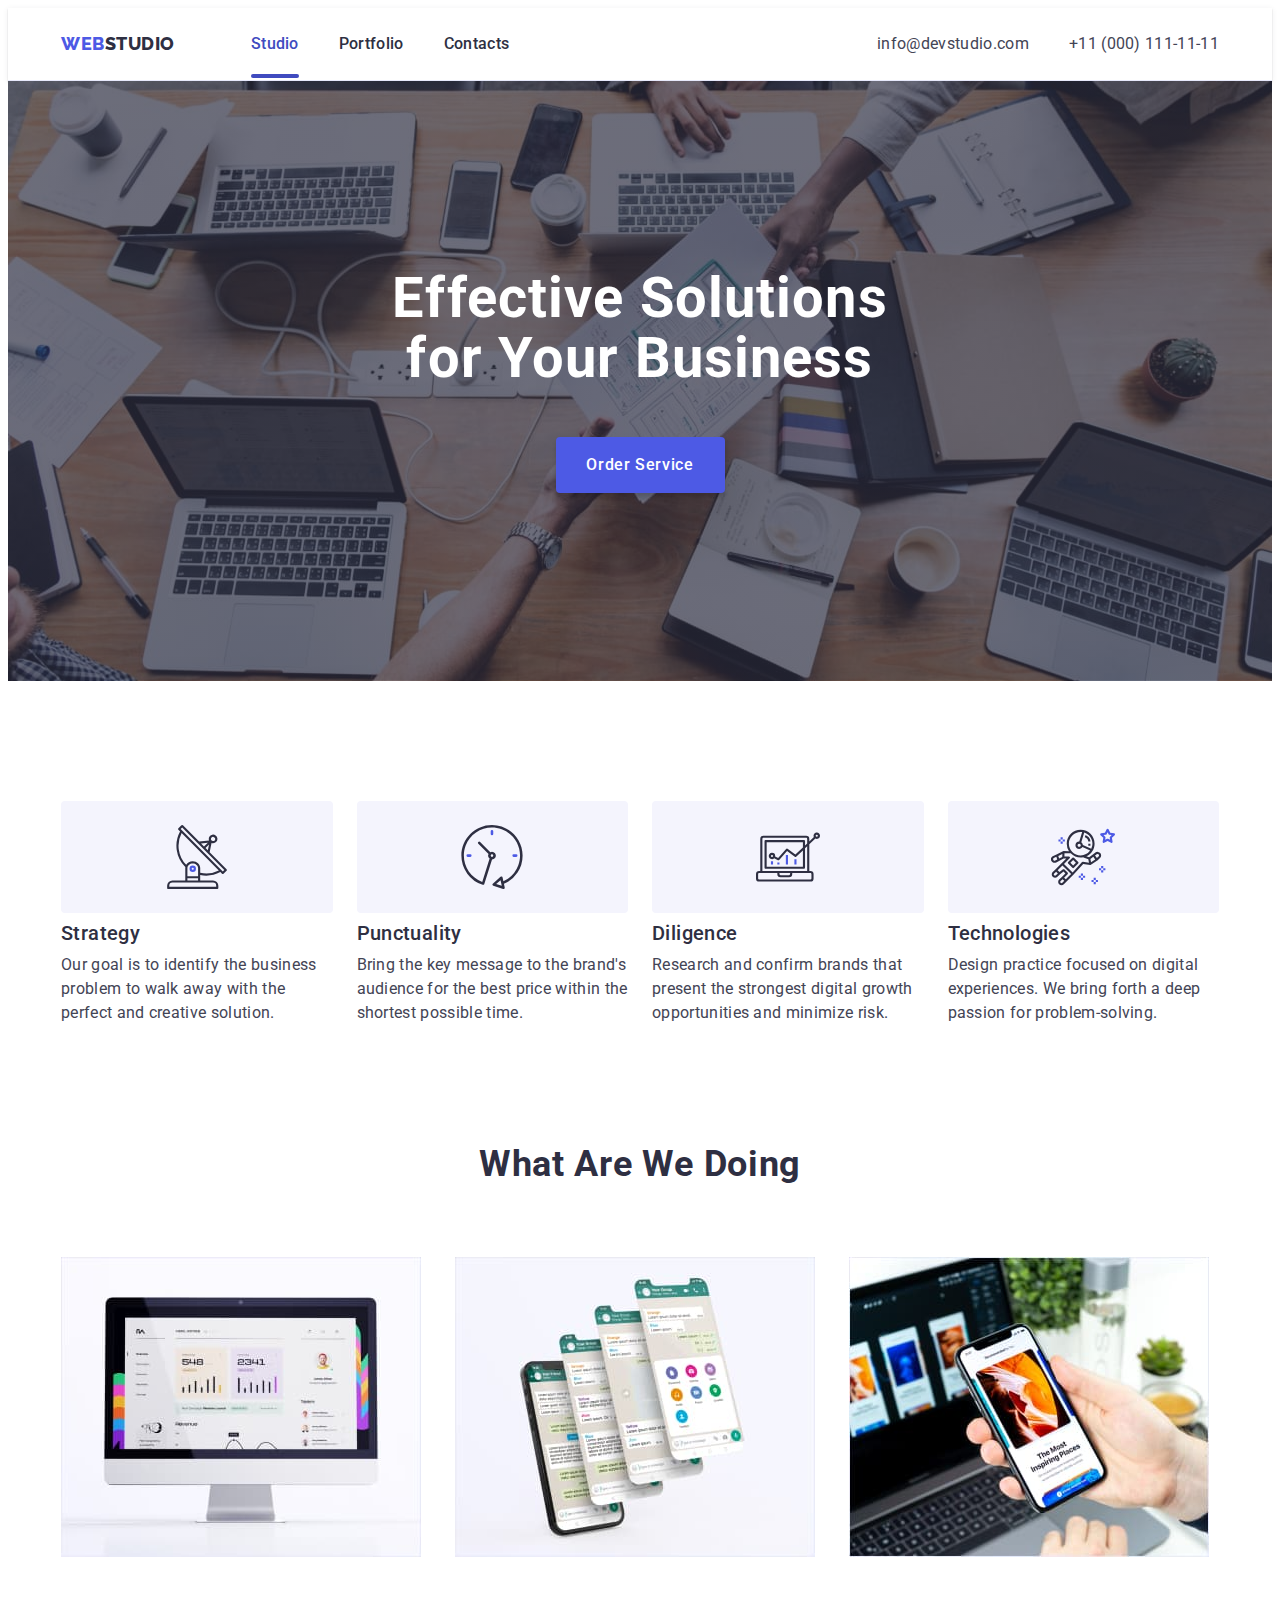
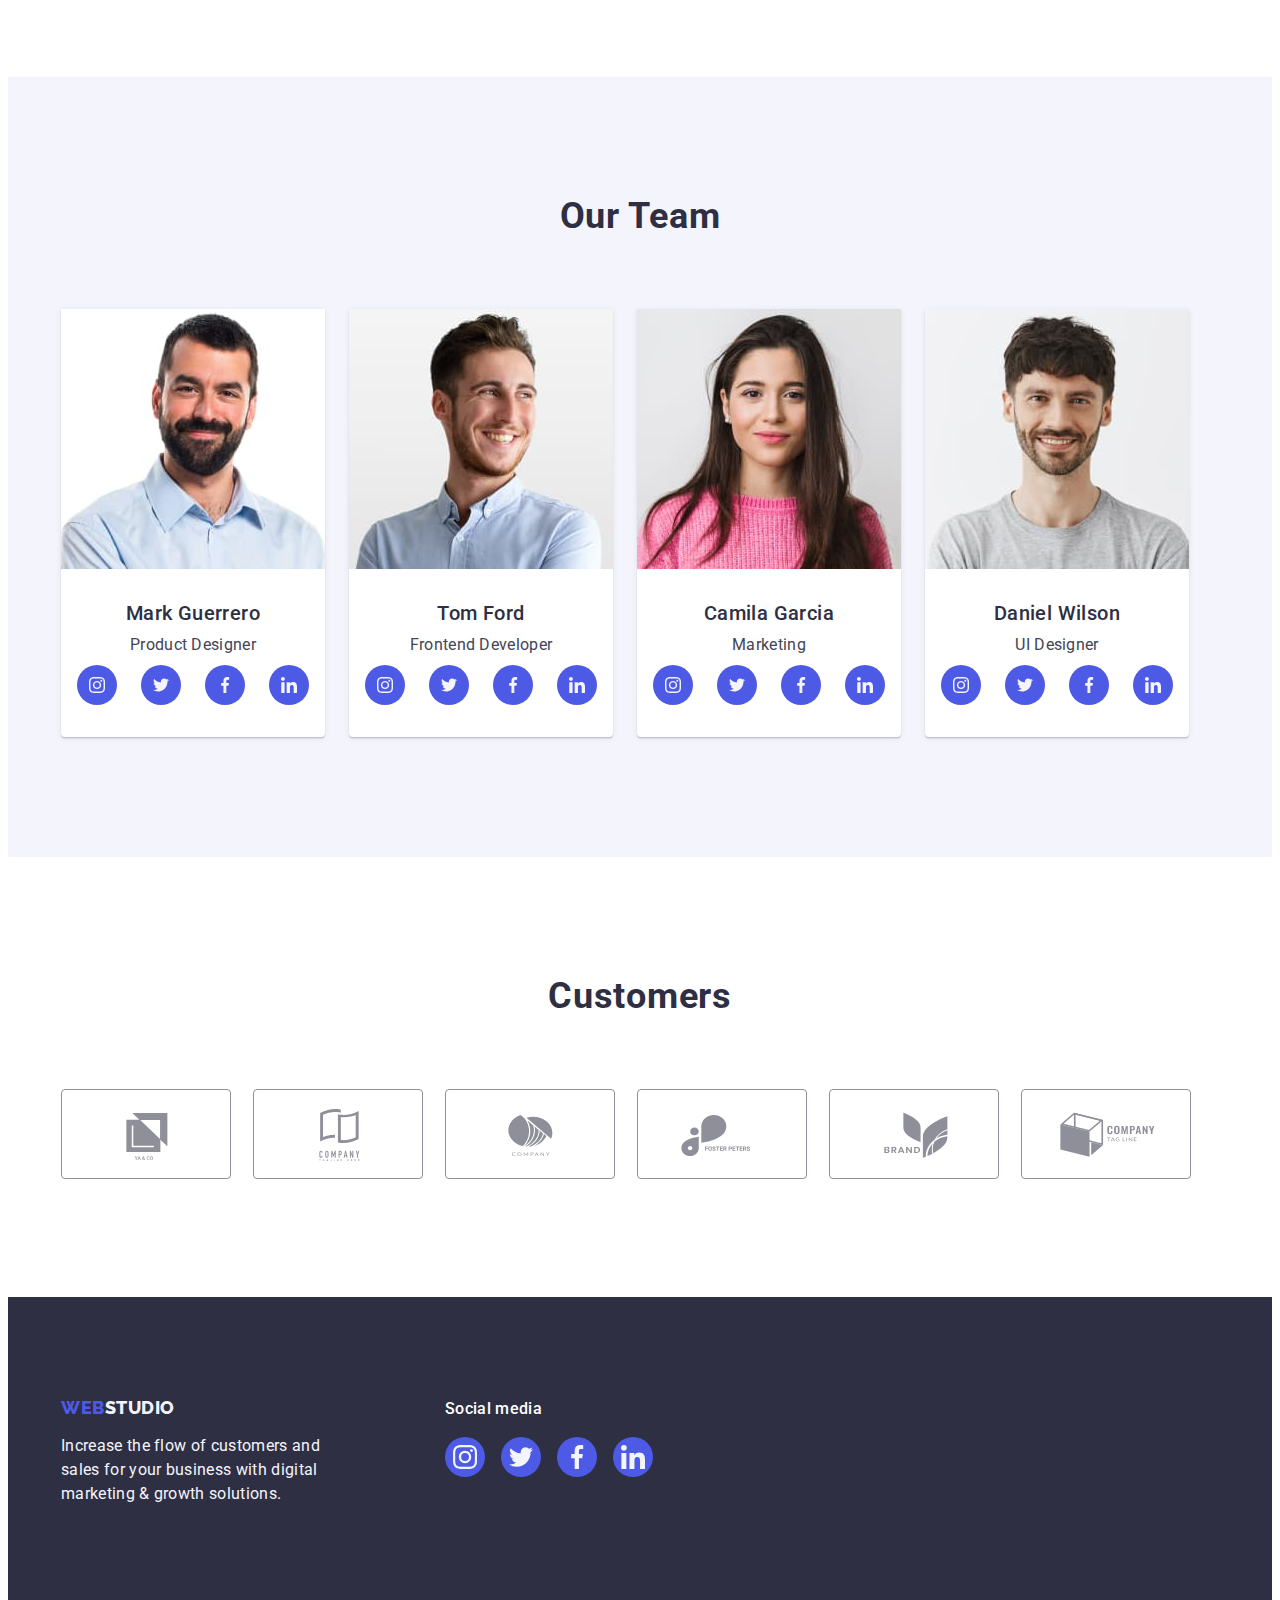
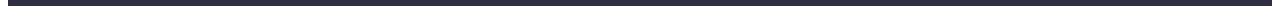
<file: index.html>
<!DOCTYPE html>
<html lang="en">
  <head>
    <meta charset="UTF-8" />
    <meta name="viewport" content="width=device-width, initial-scale=1.0" />
    <title>WebStudio</title>
    <link rel="preconnect" href="https://fonts.googleapis.com" />
    <link rel="preconnect" href="https://fonts.gstatic.com" crossorigin />
    <link
      href="https://fonts.googleapis.com/css2?family=Raleway:wght@800&family=Roboto:wght@400;500;700;900&display=swap"
      rel="stylesheet"
    />
    <link
      rel="stylesheet"
      href="https://cdnjs.cloudflare.com/ajax/libs/modern-normalize/2.0.0/modern-normalize.min.css"
      integrity="sha512-4xo8blKMVCiXpTaLzQSLSw3KFOVPWhm/TRtuPVc4WG6kUgjH6J03IBuG7JZPkcWMxJ5huwaBpOpnwYElP/m6wg=="
      crossorigin="anonymous"
      referrerpolicy="no-referrer"
    />
    <link rel="stylesheet" href="./css/styles.css" />
  </head>
  <body>
    <header class="header">
      <div class="container header-coutainer">
        <nav class="header-navigation">
          <a class="logo link" href="./index.html"
            >Web<span class="logo-text">Studio</span></a
          >

          <ul class="header-menu list">
            <li>
              <a class="nav-link link current" href="./index.html">Studio</a>
            </li>
            <li>
              <a class="nav-link link" href="./portfolio.html">Portfolio</a>
            </li>
            <li><a class="nav-link link" href="">Contacts</a></li>
          </ul>
        </nav>

        <address class="address">
          <ul class="header-socials list">
            <li>
              <a class="address-link link" href="mailto:info@devstudio.com"
                >info@devstudio.com</a
              >
            </li>
            <li>
              <a class="address-link link" href="tel:+110001111111"
                >+11 (000) 111-11-11</a
              >
            </li>
          </ul>
        </address>
      </div>
    </header>

    <main>
      <section class="main-section">
        <div class="container">
          <h1 class="main-text">Effective Solutions for Your Business</h1>

          <button class="order-button" type="button" data-modal-open>
            Order Service
          </button>
        </div>
      </section>

      <section class="section">
        <div class="container">
          <h2 class="visually-hidden">Soft skills</h2>

          <ul class="section-skills list">
            <li class="skills-item">
              <div class="container-skills-icon">
                <svg class="skills-icon" width="64" height="64">
                  <use href="./images/icons.svg#icon-strategy"></use>
                </svg>
              </div>
              <h3 class="main-skills-head">Strategy</h3>
              <p class="main-skills-text">
                Our goal is to identify the business problem to walk away with
                the perfect and creative solution.
              </p>
            </li>

            <li class="skills-item">
              <div class="container-skills-icon">
                <svg class="skills-icon" width="64" height="64">
                  <use href="./images/icons.svg#icon-punctuality"></use>
                </svg>
              </div>
              <h3 class="main-skills-head">Punctuality</h3>
              <p class="main-skills-text">
                Bring the key message to the brand's audience for the best price
                within the shortest possible time.
              </p>
            </li>

            <li class="skills-item">
              <div class="container-skills-icon">
                <svg class="skills-icon" width="64" height="64">
                  <use href="./images/icons.svg#icon-diligence"></use>
                </svg>
              </div>
              <h3 class="main-skills-head">Diligence</h3>
              <p class="main-skills-text">
                Research and confirm brands that present the strongest digital
                growth opportunities and minimize risk.
              </p>
            </li>

            <li class="skills-item">
              <div class="container-skills-icon">
                <svg class="skills-icon" width="64" height="64">
                  <use href="./images/icons.svg#icon-technologies"></use>
                </svg>
              </div>
              <h3 class="main-skills-head">Technologies</h3>
              <p class="main-skills-text">
                Design practice focused on digital experiences. We bring forth a
                deep passion for problem-solving.
              </p>
            </li>
          </ul>
        </div>
      </section>

      <section class="section-content">
        <div class="container">
          <h2 class="section-jobs">What are we doing</h2>

          <ul class="jobs-list list">
            <li class="jobs-item">
              <img
                src="./images/screen.jpg"
                alt="Screen when showed a new project"
                width="360"
              />
            </li>
            <li class="jobs-item">
              <img
                src="./images/phones.jpg"
                alt="Development of the mobile application"
                width="360"
              />
            </li>
            <li class="jobs-item">
              <img
                src="./images/phone-pc.jpg"
                alt="Mobile application testing"
                width="360"
              />
            </li>
          </ul>
        </div>
      </section>

      <section class="main-team">
        <div class="container">
          <h2 class="section-team">Our Team</h2>

          <ul class="team-list list">
            <li class="list-item">
              <img src="./images/imgman1.jpg" alt="Mark Guerrero" width="264" />
              <div class="team-container">
                <h3 class="worker-list">Mark Guerrero</h3>
                <p class="worker-text">Product Designer</p>
                <ul class="list-team-icon list">
                  <li class="team-item-icon">
                    <a
                      class="team-item-link link"
                      href=""
                      aria-label="instagram"
                      target="_blank"
                      rel="noopener noreferrer"
                    >
                      <svg class="team-icon" width="16" height="16">
                        <use href="./images/icons.svg#icon-instagram"></use>
                      </svg>
                    </a>
                  </li>
                  <li class="team-item-icon">
                    <a
                      class="team-item-link link"
                      href=""
                      aria-label="instagram"
                      target="_blank"
                      rel="noopener noreferrer"
                    >
                      <svg class="team-icon" width="16" height="16">
                        <use href="./images/icons.svg#icon-twitter"></use>
                      </svg>
                    </a>
                  </li>
                  <li class="team-item-icon">
                    <a
                      class="team-item-link link"
                      href=""
                      aria-label="instagram"
                      target="_blank"
                      rel="noopener noreferrer"
                    >
                      <svg class="team-icon" width="16" height="16">
                        <use href="./images/icons.svg#icon-facebook"></use>
                      </svg>
                    </a>
                  </li>
                  <li class="team-item-icon">
                    <a
                      class="team-item-link link"
                      href=""
                      aria-label="instagram"
                      target="_blank"
                      rel="noopener noreferrer"
                    >
                      <svg class="team-icon" width="16" height="16">
                        <use href="./images/icons.svg#icon-linkedin"></use>
                      </svg>
                    </a>
                  </li>
                </ul>
              </div>
            </li>
            <li class="list-item">
              <img src="./images/imgman2.jpg" alt="Tom Ford" width="264" />
              <div class="team-container">
                <h3 class="worker-list">Tom Ford</h3>
                <p class="worker-text">Frontend Developer</p>
                <ul class="list-team-icon list">
                  <li class="team-item-icon">
                    <a
                      class="team-item-link link"
                      href=""
                      aria-label="instagram"
                      target="_blank"
                      rel="noopener noreferrer"
                    >
                      <svg class="team-icon" width="16" height="16">
                        <use href="./images/icons.svg#icon-instagram"></use>
                      </svg>
                    </a>
                  </li>
                  <li class="team-item-icon">
                    <a
                      class="team-item-link link"
                      href=""
                      aria-label="instagram"
                      target="_blank"
                      rel="noopener noreferrer"
                    >
                      <svg class="team-icon" width="16" height="16">
                        <use href="./images/icons.svg#icon-twitter"></use>
                      </svg>
                    </a>
                  </li>
                  <li class="team-item-icon">
                    <a
                      class="team-item-link link"
                      href=""
                      aria-label="instagram"
                      target="_blank"
                      rel="noopener noreferrer"
                    >
                      <svg class="team-icon" width="16" height="16">
                        <use href="./images/icons.svg#icon-facebook"></use>
                      </svg>
                    </a>
                  </li>
                  <li class="team-item-icon">
                    <a
                      class="team-item-link link"
                      href=""
                      aria-label="instagram"
                      target="_blank"
                      rel="noopener noreferrer"
                    >
                      <svg class="team-icon" width="16" height="16">
                        <use href="./images/icons.svg#icon-linkedin"></use>
                      </svg>
                    </a>
                  </li>
                </ul>
              </div>
            </li>
            <li class="list-item">
              <img
                src="./images/imgwoman1.jpg"
                alt="Camila Garcia"
                width="264"
              />
              <div class="team-container">
                <h3 class="worker-list">Camila Garcia</h3>
                <p class="worker-text">Marketing</p>
                <ul class="list-team-icon list">
                  <li class="team-item-icon">
                    <a
                      class="team-item-link link"
                      href=""
                      aria-label="instagram"
                      target="_blank"
                      rel="noopener noreferrer"
                    >
                      <svg class="team-icon" width="16" height="16">
                        <use href="./images/icons.svg#icon-instagram"></use>
                      </svg>
                    </a>
                  </li>
                  <li class="team-item-icon">
                    <a
                      class="team-item-link link"
                      href=""
                      aria-label="instagram"
                      target="_blank"
                      rel="noopener noreferrer"
                    >
                      <svg class="team-icon" width="16" height="16">
                        <use href="./images/icons.svg#icon-twitter"></use>
                      </svg>
                    </a>
                  </li>
                  <li class="team-item-icon">
                    <a
                      class="team-item-link link"
                      href=""
                      aria-label="instagram"
                      target="_blank"
                      rel="noopener noreferrer"
                    >
                      <svg class="team-icon" width="16" height="16">
                        <use href="./images/icons.svg#icon-facebook"></use>
                      </svg>
                    </a>
                  </li>
                  <li class="team-item-icon">
                    <a
                      class="team-item-link link"
                      href=""
                      aria-label="instagram"
                      target="_blank"
                      rel="noopener noreferrer"
                    >
                      <svg class="team-icon" width="16" height="16">
                        <use href="./images/icons.svg#icon-linkedin"></use>
                      </svg>
                    </a>
                  </li>
                </ul>
              </div>
            </li>
            <li class="list-item">
              <img src="./images/imgman3.jpg" alt="Daniel Wilson" width="264" />
              <div class="team-container">
                <h3 class="worker-list">Daniel Wilson</h3>
                <p class="worker-text">UI Designer</p>
                <ul class="list-team-icon list">
                  <li class="team-item-icon">
                    <a
                      class="team-item-link link"
                      href=""
                      aria-label="instagram"
                      target="_blank"
                      rel="noopener noreferrer"
                    >
                      <svg class="team-icon" width="16" height="16">
                        <use href="./images/icons.svg#icon-instagram"></use>
                      </svg>
                    </a>
                  </li>
                  <li class="team-item-icon">
                    <a
                      class="team-item-link link"
                      href=""
                      aria-label="instagram"
                      target="_blank"
                      rel="noopener noreferrer"
                    >
                      <svg class="team-icon" width="16" height="16">
                        <use href="./images/icons.svg#icon-twitter"></use>
                      </svg>
                    </a>
                  </li>
                  <li class="team-item-icon">
                    <a
                      class="team-item-link link"
                      href=""
                      aria-label="instagram"
                      target="_blank"
                      rel="noopener noreferrer"
                    >
                      <svg class="team-icon" width="16" height="16">
                        <use href="./images/icons.svg#icon-facebook"></use>
                      </svg>
                    </a>
                  </li>
                  <li class="team-item-icon">
                    <a
                      class="team-item-link link"
                      href=""
                      aria-label="instagram"
                      target="_blank"
                      rel="noopener noreferrer"
                    >
                      <svg class="team-icon" width="16" height="16">
                        <use href="./images/icons.svg#icon-linkedin"></use>
                      </svg>
                    </a>
                  </li>
                </ul>
              </div>
            </li>
          </ul>
        </div>
      </section>

      <section class="section-customers">
        <div class="container">
          <h2 class="customers-title">Customers</h2>

          <ul class="list customers-list">
            <li class="customers-item">
              <a href="" class="customers-link">
                <svg class="customers-icon" width="104" height="56">
                  <use href="./images/icons.svg#icon-Logo1"></use>
                </svg>
              </a>
            </li>
            <li class="customers-item">
              <a href="" class="customers-link">
                <svg class="customers-icon" width="104" height="56">
                  <use href="./images/icons.svg#icon-Logo2"></use>
                </svg>
              </a>
            </li>
            <li class="customers-item">
              <a href="" class="customers-link">
                <svg class="customers-icon" width="104" height="56">
                  <use href="./images/icons.svg#icon-Logo3"></use>
                </svg>
              </a>
            </li>
            <li class="customers-item">
              <a href="" class="customers-link">
                <svg class="customers-icon" width="104" height="56">
                  <use href="./images/icons.svg#icon-Logo4"></use>
                </svg>
              </a>
            </li>
            <li class="customers-item">
              <a href="" class="customers-link">
                <svg class="customers-icon" width="104" height="56">
                  <use href="./images/icons.svg#icon-Logo5"></use>
                </svg>
              </a>
            </li>
            <li class="customers-item">
              <a href="" class="customers-link">
                <svg class="customers-icon" width="104" height="56">
                  <use href="./images/icons.svg#icon-Logo6"></use>
                </svg>
              </a>
            </li>
          </ul>
        </div>
      </section>
    </main>

    <footer class="footer">
      <div class="container footer-conteiner">
        <div class="footer-conteiner-logo">
          <a class="footer-link logo link" href="./index.html"
            >Web<span class="logo-footer">Studio</span>
          </a>
          <p class="footer-text">
            Increase the flow of customers and sales for your business with
            digital marketing & growth solutions.
          </p>
        </div>
        <div class="footer-address">
          <p class="footer-social-text">Social media</p>
          <ul class="footer-list-icon list">
            <li class="footer-item-icon">
              <a
                class="footer-item-link"
                href=""
                aria-label="instagram"
                target="_blank"
                rel="noopener noreferrer"
              >
                <svg class="team-icon" width="24" height="24">
                  <use href="./images/icons.svg#icon-instagram"></use>
                </svg>
              </a>
            </li>
            <li class="footer-item-icon">
              <a
                class="footer-item-link"
                href=""
                aria-label="instagram"
                target="_blank"
                rel="noopener noreferrer"
              >
                <svg class="team-icon" width="24" height="24">
                  <use href="./images/icons.svg#icon-twitter"></use>
                </svg>
              </a>
            </li>
            <li class="footer-item-icon">
              <a
                class="footer-item-link"
                href=""
                aria-label="instagram"
                target="_blank"
                rel="noopener noreferrer"
              >
                <svg class="team-icon" width="24" height="24">
                  <use href="./images/icons.svg#icon-facebook"></use>
                </svg>
              </a>
            </li>
            <li class="footer-item-icon">
              <a
                class="footer-item-link"
                href=""
                aria-label="instagram"
                target="_blank"
                rel="noopener noreferrer"
              >
                <svg class="team-icon" width="24" height="24">
                  <use href="./images/icons.svg#icon-linkedin"></use>
                </svg>
              </a>
            </li>
          </ul>
        </div>
      </div>
    </footer>

    <div class="backdrop is-hidden" data-modal>
      <div class="modal">
        <button type="button" class="modal-close-btn" data-modal-close>
          <svg class="modal-icon" width="8" height="8">
            <use href="./images/icons.svg#icon-close-btn"></use>
          </svg>
        </button>
      </div>
    </div>
    <script src="./js/modal.js"></script>
  </body>
</html>
</file>
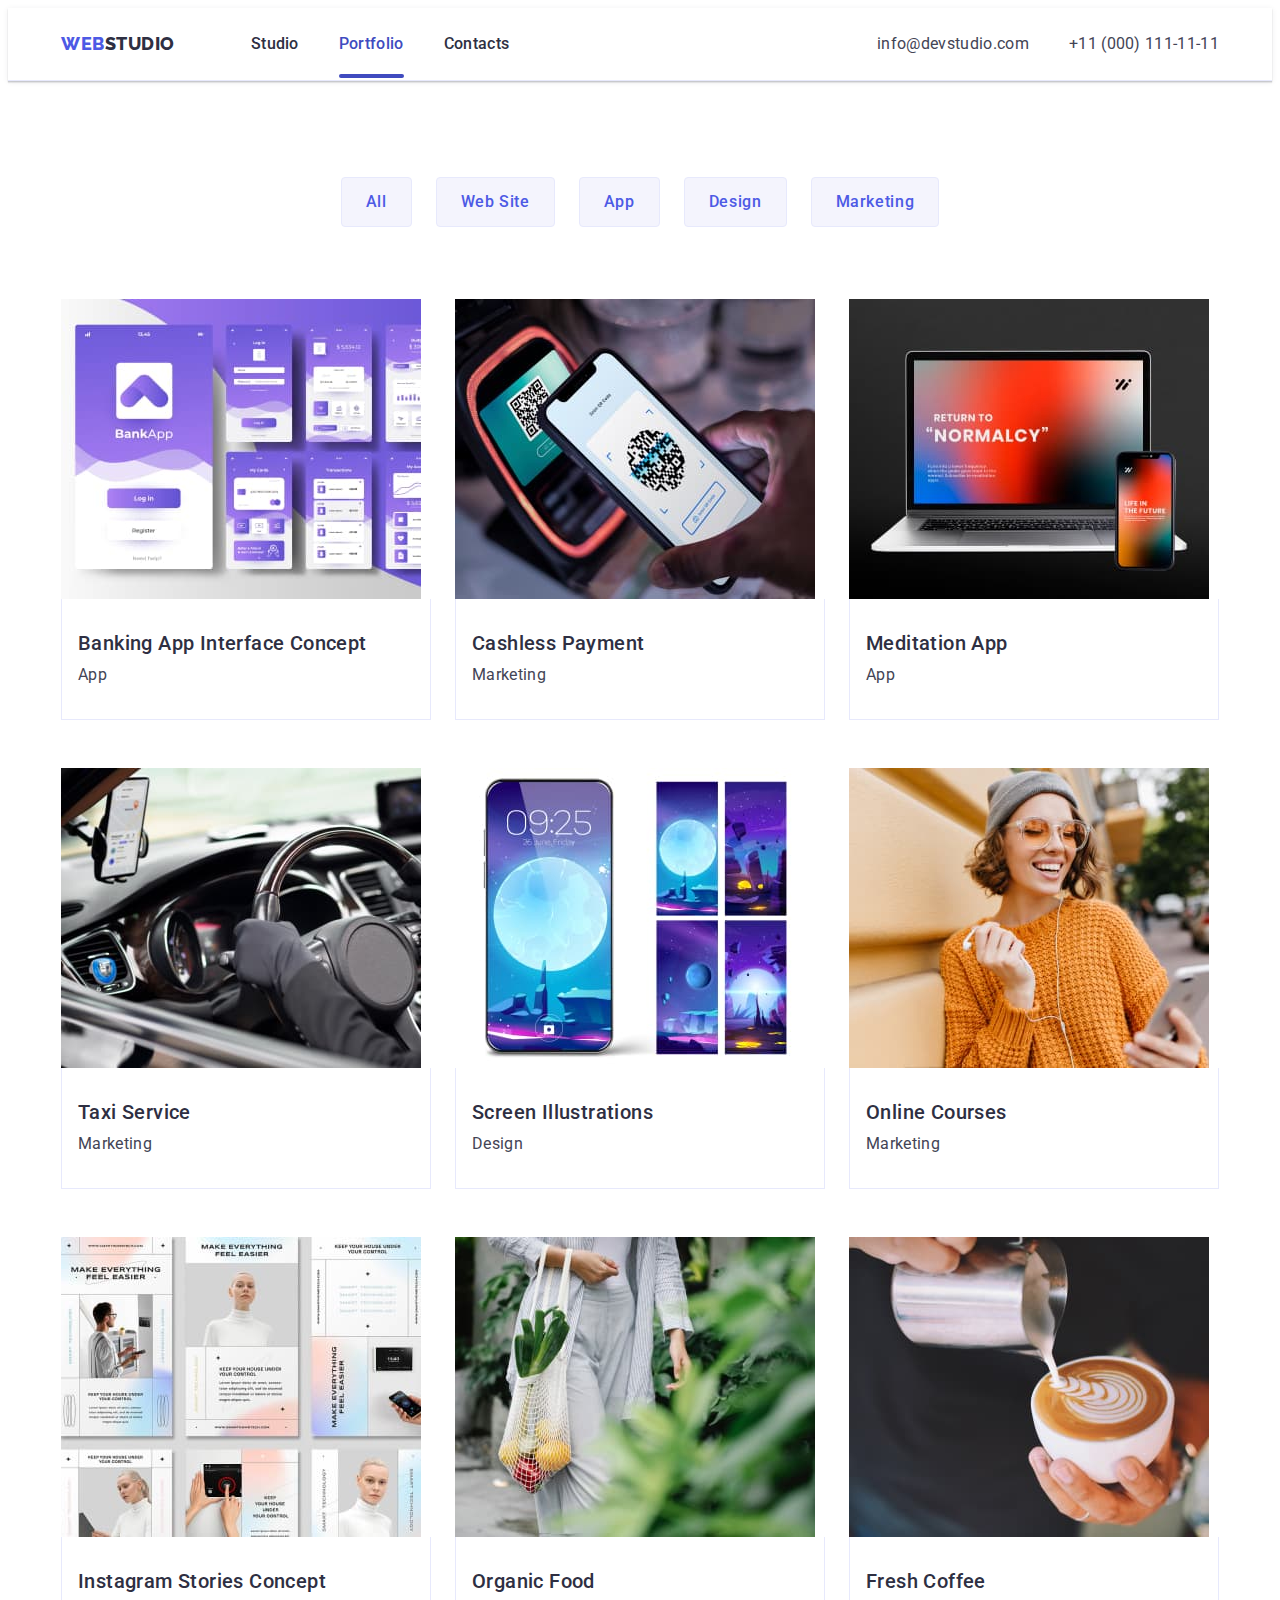
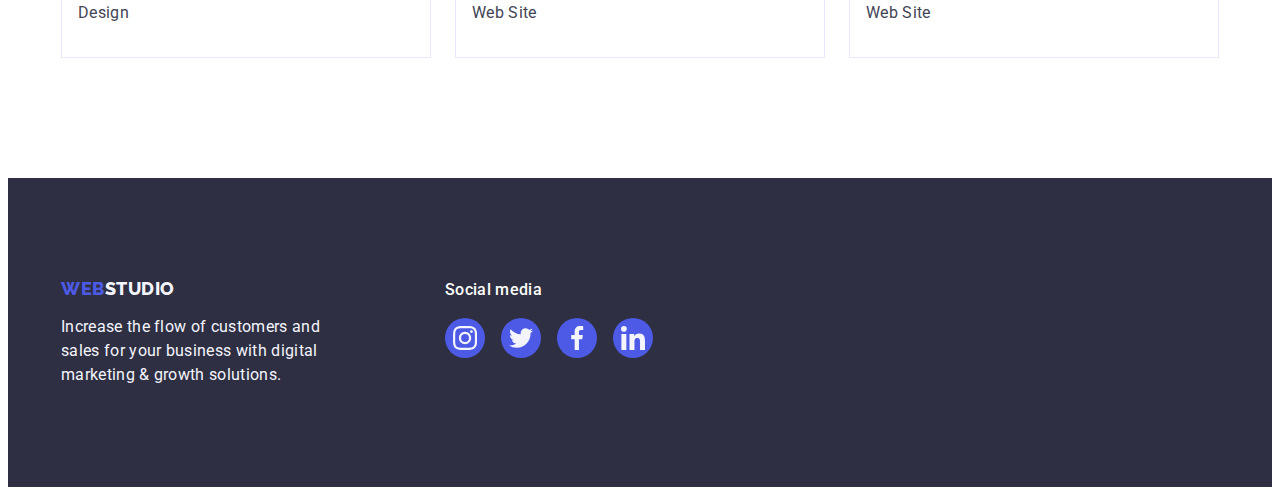
<file: portfolio.html>
<!DOCTYPE html>
<html lang="en">
  <head>
    <meta charset="UTF-8" />
    <meta name="viewport" content="width=device-width, initial-scale=1.0" />
    <title>WebStudio</title>
    <link rel="preconnect" href="https://fonts.googleapis.com" />
    <link rel="preconnect" href="https://fonts.gstatic.com" crossorigin />
    <link
      href="https://fonts.googleapis.com/css2?family=Raleway:wght@800&family=Roboto:wght@400;500;700;900&display=swap"
      rel="stylesheet"
    />
    <link
      rel="stylesheet"
      href="https://cdnjs.cloudflare.com/ajax/libs/modern-normalize/2.0.0/modern-normalize.min.css"
      integrity="sha512-4xo8blKMVCiXpTaLzQSLSw3KFOVPWhm/TRtuPVc4WG6kUgjH6J03IBuG7JZPkcWMxJ5huwaBpOpnwYElP/m6wg=="
      crossorigin="anonymous"
      referrerpolicy="no-referrer"
    />
    <link rel="stylesheet" href="./css/styles.css" />
  </head>
  <body>
    <header class="header">
      <div class="container header-coutainer">
        <nav class="header-navigation">
          <a class="logo link" href="./index.html"
            >Web<span class="logo-text">Studio</span></a
          >

          <ul class="header-menu list">
            <li>
              <a class="nav-link link" href="./index.html">Studio</a>
            </li>
            <li>
              <a class="nav-link link current" href="./portfolio.html"
                >Portfolio</a
              >
            </li>
            <li><a class="nav-link link" href="">Contacts</a></li>
          </ul>
        </nav>

        <address class="address">
          <ul class="header-socials list">
            <li>
              <a class="address-link link" href="mailto:info@devstudio.com"
                >info@devstudio.com</a
              >
            </li>
            <li>
              <a class="address-link link" href="tel:+110001111111"
                >+11 (000) 111-11-11</a
              >
            </li>
          </ul>
        </address>
      </div>
    </header>

    <main>
      <section class="portfolio-section">
        <div class="container">
          <h1 class="visually-hidden">Portfolio</h1>

          <ul class="portfolio-buttons list">
            <li><button class="buttons" type="button">All</button></li>
            <li>
              <button class="buttons" type="button">Web Site</button>
            </li>
            <li><button class="buttons" type="button">App</button></li>
            <li><button class="buttons" type="button">Design</button></li>
            <li>
              <button class="buttons" type="button">Marketing</button>
            </li>
          </ul>

          <ul class="portfolio-content list">
            <li class="portfolio-item">
              <a href="" class="portfolio-link link">
                <div class="cover-conteiner">
                  <img
                    src="./images/hw2img1.jpg"
                    alt="Banking App Interface Concept"
                    width="360"
                  />
                  <p class="portfolio-cover-text">
                    14 Stylish and User-Friendly App Design Concepts · Task
                    Manager App · Calorie Tracker App · Exotic Fruit Ecommerce
                    App · Cloud Storage App
                  </p>
                </div>
                <div class="portfolio-container">
                  <h2 class="main-portfolio">Banking App Interface Concept</h2>
                  <p class="text-portfolio">App</p>
                </div>
              </a>
            </li>
            <li class="portfolio-item">
              <a href="" class="portfolio-link link">
                <div class="cover-conteiner">
                  <img
                    src="./images/hw2img2.jpg"
                    alt="Cashless Payment"
                    width="360"
                  />
                  <p class="portfolio-cover-text">
                    14 Stylish and User-Friendly App Design Concepts · Task
                    Manager App · Calorie Tracker App · Exotic Fruit Ecommerce
                    App · Cloud Storage App
                  </p>
                </div>
                <div class="portfolio-container">
                  <h2 class="main-portfolio">Cashless Payment</h2>
                  <p class="text-portfolio">Marketing</p>
                </div>
              </a>
            </li>
            <li class="portfolio-item">
              <a href="" class="portfolio-link link">
                <div class="cover-conteiner">
                  <img
                    src="./images/hw2img3.jpg"
                    alt="Meditation App"
                    width="360"
                  />
                  <p class="portfolio-cover-text">
                    14 Stylish and User-Friendly App Design Concepts · Task
                    Manager App · Calorie Tracker App · Exotic Fruit Ecommerce
                    App · Cloud Storage App
                  </p>
                </div>
                <div class="portfolio-container">
                  <h2 class="main-portfolio">Meditation App</h2>
                  <p class="text-portfolio">App</p>
                </div>
              </a>
            </li>
            <li class="portfolio-item">
              <a href="" class="portfolio-link link">
                <div class="cover-conteiner">
                  <img
                    src="./images/hw2img4.jpg"
                    alt="Taxi Service"
                    width="360"
                  />
                  <p class="portfolio-cover-text">
                    14 Stylish and User-Friendly App Design Concepts · Task
                    Manager App · Calorie Tracker App · Exotic Fruit Ecommerce
                    App · Cloud Storage App
                  </p>
                </div>
                <div class="portfolio-container">
                  <h2 class="main-portfolio">Taxi Service</h2>
                  <p class="text-portfolio">Marketing</p>
                </div>
              </a>
            </li>
            <li class="portfolio-item">
              <a href="" class="portfolio-link link">
                <div class="cover-conteiner">
                  <img
                    src="./images/hw2img5.jpg"
                    alt="Screen Illustrations"
                    width="360"
                  />
                  <p class="portfolio-cover-text">
                    14 Stylish and User-Friendly App Design Concepts · Task
                    Manager App · Calorie Tracker App · Exotic Fruit Ecommerce
                    App · Cloud Storage App
                  </p>
                </div>
                <div class="portfolio-container">
                  <h2 class="main-portfolio">Screen Illustrations</h2>
                  <p class="text-portfolio">Design</p>
                </div>
              </a>
            </li>
            <li class="portfolio-item">
              <a href="" class="portfolio-link link">
                <div class="cover-conteiner">
                  <img
                    src="./images/hw2img6.jpg"
                    alt="Online Courses"
                    width="360"
                  />
                  <p class="portfolio-cover-text">
                    14 Stylish and User-Friendly App Design Concepts · Task
                    Manager App · Calorie Tracker App · Exotic Fruit Ecommerce
                    App · Cloud Storage App
                  </p>
                </div>
                <div class="portfolio-container">
                  <h2 class="main-portfolio">Online Courses</h2>
                  <p class="text-portfolio">Marketing</p>
                </div>
              </a>
            </li>
            <li class="portfolio-item">
              <a href="" class="portfolio-link link">
                <div class="cover-conteiner">
                  <img
                    src="./images/hw2img7.jpg"
                    alt="Instagram Stories Concept"
                    width="360"
                  />
                  <p class="portfolio-cover-text">
                    14 Stylish and User-Friendly App Design Concepts · Task
                    Manager App · Calorie Tracker App · Exotic Fruit Ecommerce
                    App · Cloud Storage App
                  </p>
                </div>
                <div class="portfolio-container">
                  <h2 class="main-portfolio">Instagram Stories Concept</h2>
                  <p class="text-portfolio">Design</p>
                </div>
              </a>
            </li>
            <li class="portfolio-item">
              <a href="" class="portfolio-link link">
                <div class="cover-conteiner">
                  <img
                    src="./images/hw2img8.jpg"
                    alt="Organic Food"
                    width="360"
                  />
                  <p class="portfolio-cover-text">
                    14 Stylish and User-Friendly App Design Concepts · Task
                    Manager App · Calorie Tracker App · Exotic Fruit Ecommerce
                    App · Cloud Storage App
                  </p>
                </div>
                <div class="portfolio-container">
                  <h2 class="main-portfolio">Organic Food</h2>
                  <p class="text-portfolio">Web Site</p>
                </div>
              </a>
            </li>
            <li class="portfolio-item">
              <a href="" class="portfolio-link link">
                <div class="cover-conteiner">
                  <img
                    src="./images/hw2img9.jpg"
                    alt="Fresh Coffee"
                    width="360"
                  />
                  <p class="portfolio-cover-text">
                    14 Stylish and User-Friendly App Design Concepts · Task
                    Manager App · Calorie Tracker App · Exotic Fruit Ecommerce
                    App · Cloud Storage App
                  </p>
                </div>
                <div class="portfolio-container">
                  <h2 class="main-portfolio">Fresh Coffee</h2>
                  <p class="text-portfolio">Web Site</p>
                </div>
              </a>
            </li>
          </ul>
        </div>
      </section>
    </main>

    <footer class="footer">
      <div class="container footer-conteiner">
        <div class="footer-conteiner-logo">
          <a class="footer-link logo link" href="./index.html"
            >Web<span class="logo-footer">Studio</span>
          </a>
          <p class="footer-text">
            Increase the flow of customers and sales for your business with
            digital marketing & growth solutions.
          </p>
        </div>
        <div class="footer-address">
          <p class="footer-social-text">Social media</p>
          <ul class="footer-list-icon list">
            <li class="footer-item-icon">
              <a
                class="footer-item-link"
                href=""
                aria-label="instagram"
                target="_blank"
                rel="noopener noreferrer"
              >
                <svg class="team-icon" width="24" height="24">
                  <use href="./images/icons.svg#icon-instagram"></use>
                </svg>
              </a>
            </li>
            <li class="footer-item-icon">
              <a
                class="footer-item-link"
                href=""
                aria-label="instagram"
                target="_blank"
                rel="noopener noreferrer"
              >
                <svg class="team-icon" width="24" height="24">
                  <use href="./images/icons.svg#icon-twitter"></use>
                </svg>
              </a>
            </li>
            <li class="footer-item-icon">
              <a
                class="footer-item-link"
                href=""
                aria-label="instagram"
                target="_blank"
                rel="noopener noreferrer"
              >
                <svg class="team-icon" width="24" height="24">
                  <use href="./images/icons.svg#icon-facebook"></use>
                </svg>
              </a>
            </li>
            <li class="footer-item-icon">
              <a
                class="footer-item-link"
                href=""
                aria-label="instagram"
                target="_blank"
                rel="noopener noreferrer"
              >
                <svg class="team-icon" width="24" height="24">
                  <use href="./images/icons.svg#icon-linkedin"></use>
                </svg>
              </a>
            </li>
          </ul>
        </div>
      </div>
    </footer>
  </body>
</html>
</file>
<file: css/styles.css>
:root {
  --slate: #434455;
  --white: #fff;
  --navyblue: #2e2f42;
  --cloud: #f4f4fd;
  --ocean: #404bbf;
  --iris: #4d5ae5;
  --cornflower: #e7e9fc;
  --dairy: #fcfcfc;
  --iconcolor: #8e8f99;
}

p,
h1,
h2,
h3,
h4,
h5,
h6 {
  margin-top: 0;
  margin-bottom: 0;
}

ul,
ol {
  margin-top: 0;
  margin-bottom: 0;
  padding-left: 0;
}

img {
  display: block;
}

body {
  font-family: 'Roboto', sans-serif;
  color: var(--slate);
  background-color: var(--white);
}

.container {
  width: 100%;
  max-width: 1158px;
  padding-left: 15px;
  padding-right: 15px;
  margin: 0 auto;
}

.visually-hidden {
  position: absolute;
  width: 1px;
  height: 1px;
  margin: -1px;
  border: 0;
  padding: 0;
  white-space: nowrap;
  clip-path: inset(100%);
  clip: rect(0 0 0 0);
  overflow: hidden;
}

.list {
  list-style: none;
}

.link {
  text-decoration: none;

}

.link:link {
  text-decoration: none;
}

/**--------- HEADER ---------*/
.header {
  border-bottom: 1px solid var(--cornflower, #e7e9fc);
  box-shadow: 0px 2px 1px rgba(46, 47, 66, 0.08),
    0px 1px 1px rgba(46, 47, 66, 0.16), 0px 1px 6px rgba(46, 47, 66, 0.08);
}

.logo {
  color: var(--iris);
  font-size: 18px;
  font-family: 'Raleway', sans-serif;
  font-weight: 800;
  letter-spacing: 0.03em;
  text-transform: uppercase;
  text-decoration: none;
  line-height: 1.17;
  margin-right: 76px;
}

.logo-text {
  color: var(--navyblue);
}

.header-coutainer {
  display: flex;
  align-items: center;
  justify-content: space-between;
}

.header-navigation {
  display: flex;
  align-items: center;
  padding-top: 24px;
  padding-bottom: 24px;
}

.header-menu {
  display: flex;
  gap: 40px;
}

.header-socials {
  display: flex;
  gap: 40px;
}

.nav-link {
  
  color: var(--navyblue);
  font-weight: 500;
  font-size: 16px;
  line-height: 1.5;
  letter-spacing: 0.02em;
  text-decoration: none;
  padding: 24px 0;
  transition: color 250ms cubic-bezier(0.4, 0, 0.2, 1);
}

.nav-link:is(:hover, :focus) {
  color: var(--ocean);
}

address {
  font-style: normal;
}

.address-link {
  font-size: 16px;
  line-height: 1.5;
  letter-spacing: 0.02em;
  text-decoration: none;
  transition: color 250ms cubic-bezier(0.4, 0, 0.2, 1);
}

.address-link:link {
  color: var(--slate, #434455);
}

.address-link:is(:hover, :focus) {
  color: var(--ocean);
}

.current {
  position: relative;
  color: var(--ocean);
}

.current::after {
  content: '';
  width: 100%;
  height: 4px;
  border-radius: 2px;
  position: absolute;
  bottom: -1px;
  left: 0;
  background-color: var(--ocean);
}

/**------ MAIN ---------*/

.section {
  padding-top: 120px;
  padding-bottom: 120px;
}

/** -------- HERO -------- */

.main-section {
  background-color: var(--navyblue);
  background-image: linear-gradient(
      rgba(46, 47, 66, 0.7),
      rgba(46, 47, 66, 0.7)
    ),
    url(../images/hero-photo.jpg);
  padding: 188px 0;
  max-width: 1440px;
  background-repeat: no-repeat;
  background-position: center;
  background-size: cover;
  margin: 0 auto;
}

.main-text {
  margin: 0 auto;
  color: var(--white);
  text-align: center;
  font-size: 56px;
  font-weight: 700;
  line-height: 1.07;
  letter-spacing: 0.02em;
  margin-bottom: 48px;
  max-width: 496px;
}

.order-button {
  font-family: 'Roboto', sans-serif;
  font-weight: 500;
  background: var(--iris);
  color: var(--white);
  font-size: 16px;
  line-height: 1.5;
  letter-spacing: 0.04em;
  cursor: pointer;

  display: block;
  min-width: 169px;
  height: 56px;
  margin: 0 auto;

  border: none;
  border-radius: 4px;
  box-shadow: 0px 4px 4px 0px rgba(0, 0, 0, 0.15);
  transition: background-color 250ms cubic-bezier(0.4, 0, 0.2, 1);
}

.order-button:hover,
.order-button:focus {
  background-color: var(--ocean);
}

/** -------- SKILLS -------- */

.section-skills {
  display: flex;
  gap: 24px;
}

.container-skills-icon {
  display: flex;
  align-items: center;
  justify-content: center;
  height: 112px;
  background-color: #f4f4fd;
  border-radius: 4px;
  margin-bottom: 8px;
}

.skills-item {
  width: calc((100% - 72px) / 4);
}

.main-skills-head {
  color: var(--navyblue);
  font-weight: 500;
  font-size: 20px;
  line-height: 1.2;
  letter-spacing: 0.02em;
  margin-bottom: 8px;
}

.main-skills-text {
  font-size: 16px;
  line-height: 1.5;
  letter-spacing: 0.02em;
}

/**----------- JOBS -----------*/

.section-content {
  padding-bottom: 120px;
}

.section-jobs {
  color: var(--navyblue);
  font-size: 36px;
  font-weight: 700;
  line-height: 1.11;
  letter-spacing: 0.02em;
  text-align: center;
  text-transform: capitalize;
  margin-bottom: 72px;
}

.jobs-item {
  width: calc((100% - 48px) / 3);
}

.jobs-list {
  display: flex;
  gap: 24px;
}

/**----------- TEAM -----------*/

.main-team {
  background: var(--cloud, #f4f4fd);
  padding-top: 120px;
  padding-bottom: 120px;
}

.section-team {
  color: var(--navyblue);
  font-size: 36px;
  font-weight: 700;
  line-height: 1.11;
  letter-spacing: 0.02em;
  text-transform: capitalize;
  text-align: center;
  margin-bottom: 72px;
}

.team-list {
  display: flex;
  gap: 24px;
}

.list-item {
  background-color: var(--white);
  border-radius: 0px 0px 4px 4px;
  background: var(--white, #fff);
  box-shadow: 0px 2px 1px 0px rgba(46, 47, 66, 0.08),
    0px 1px 1px 0px rgba(46, 47, 66, 0.16),
    0px 1px 6px 0px rgba(46, 47, 66, 0.08);
}

.team-container {
  padding: 32px 0;
}

.worker-list {
  color: var(--navyblue);
  text-align: center;
  font-size: 20px;
  line-height: 1.2;
  letter-spacing: 0.02em;
  font-weight: 500;
  margin-bottom: 8px;
}

.worker-text {
  text-align: center;
  font-size: 16px;
  line-height: 1.5;
  letter-spacing: 0.02em;
  margin-bottom: 8px;
}

.list-team-icon {
  justify-content: center;
  display: flex;
  gap: 24px;
}

.team-item-icon {
  height: 40px;
  width: 40px;
}

.team-item-link {
  width: 100%;
  height: 100%;
  background-color: var(--iris);
  display: flex;
  align-items: center;
  justify-content: center;
  border-radius: 50%;
  transition: background-color 250ms cubic-bezier(0.4, 0, 0.2, 1);
}

.team-item-link:is(:hover, :focus) {
  background-color: var(--ocean);
}

.team-icon {
  fill: var(--cloud);
}

/** -------- CUSTOMERS -------- */

.section-customers {
  padding-top: 120px;
  padding-bottom: 120px;
}

.customers-title {
  color: var(--navyblue, #2e2f42);
  text-align: center;
  font-size: 36px;
  font-weight: 700;
  line-height: 1.11;
  letter-spacing: 0.02em;
  text-transform: capitalize;
  margin-bottom: 72px;
}

.customers-list {
  display: flex;
  gap: 24px;
}

.customers-item {
  width: 168px;
  height: 88px;
}

.customers-link {
  width: 100%;
  height: 100%;
  border: 1px solid #8e8f99;
  border-radius: 4px;
  display: flex;
  align-items: center;
  justify-content: center;
  color: var(--iconcolor);
  transition: border-color 250ms cubic-bezier(0.4, 0, 0.2, 1),
    color 250ms cubic-bezier(0.4, 0, 0.2, 1);
}

.customers-link:is(:hover, :focus) {
  border-color: var(--ocean);
  color: var(--ocean);
}

.customers-icon {
  fill: currentColor;
  transition: 250ms cubic-bezier(0.4, 0, 0.2, 1);
}

/** ----------FOOTER----------- */

footer {
  background: var(--navyblue);
  padding-top: 100px;
  padding-bottom: 100px;
}

.footer-link {
  display: inline-block;
  margin-bottom: 16px;
  margin-right: 0;
}

.footer-text {
  color: var(--cloud, #f4f4fd);
  font-size: 16px;
  line-height: 1.5;
  letter-spacing: 0.02em;
  width: 264px;
}

.logo-footer {
  color: var(--cloud);
}

.footer-social-text {
  color: var(--white, #fff);
  font-size: 16px;
  font-weight: 500;
  line-height: 1.5;
  letter-spacing: 0.02em;
  margin-bottom: 16px;
}

.footer-list-icon {
  display: flex;
  gap: 16px;
}

.footer-item-icon {
  height: 40px;
  width: 40px;
}

.footer-item-link {
  width: 100%;
  height: 100%;
  background-color: var(--iris);
  display: flex;
  align-items: center;
  justify-content: center;
  border-radius: 50%;
  transition: background-color 250ms cubic-bezier(0.4, 0, 0.2, 1);
}

.footer-item-link:is(:hover, :focus) {
  background-color: #31d0aa;
}

.footer-conteiner {
  display: flex;
  align-items: baseline;
}

.footer-conteiner-logo {
  margin-right: 120px;
}

/**------ PORTFOLIO PAGE ----------**/

.portfolio-section {
  padding-top: 96px;
  padding-bottom: 120px;
}

.portfolio-buttons {
  display: flex;
  gap: 24px;
  margin: 0 auto;
  margin-bottom: 72px;
  justify-content: center;
}

.buttons {
  font-family: 'Roboto', sans-serif;
  border: 1px solid var(--cornflower, #e7e9fc);
  background: var(--cloud, #f4f4fd);
  color: var(--iris, #4d5ae5);
  font-weight: 500;
  font-size: 16px;
  line-height: 1.5;
  letter-spacing: 0.04em;
  cursor: pointer;
  padding: 12px 24px;
  border-radius: 4px;
  border: 1px solid var(--cornflower, #e7e9fc);
  background: var(--cloud, #f4f4fd);
  transition: color 250ms cubic-bezier(0.4, 0, 0.2, 1),
    background-color 250ms cubic-bezier(0.4, 0, 0.2, 1),
    border-color 250ms cubic-bezier(0.4, 0, 0.2, 1),
    box-shadow 250ms cubic-bezier(0.4, 0, 0.2, 1);
}

.buttons:hover,
.buttons:focus {
  background-color: var(--ocean);
  color: var(--white, #fff);
  border: 1px solid transparent;
  box-shadow: 0px 3px 1px rgba(0, 0, 0, 0.1), 0px 2px 1px rgba(0, 0, 0, 0.08),
    0px 2px 2px rgba(0, 0, 0, 0.12);
}

.portfolio-content {
  display: flex;
  flex-wrap: wrap;
  gap: 48px 24px;
}

.portfolio-item {
  width: calc((100% - 48px) / 3);
}

.portfolio-link {
  display: block;
  transition: box-shadow 250ms cubic-bezier(0.4, 0, 0.2, 1);
}

.portfolio-link:is(:hover, :focus) {
  box-shadow: 0px 1px 6px rgba(46, 47, 66, 0.08),
    0px 1px 1px rgba(46, 47, 66, 0.16), 0px 2px 1px rgba(46, 47, 66, 0.08);
}

.cover-conteiner {
  position: relative;
  overflow: hidden;
}

.portfolio-link:is(:hover,
:focus) .portfolio-cover-text {
  transform: translateY(0);
}

.portfolio-cover-text {
  position: absolute;
  top: 0;
  left: 0;
  color: var(--cloud, #f4f4fd);
  background-color: var(--iris);
  font-size: 16px;
  line-height: 1.5;
  letter-spacing: 0.02em;
  height: 100%;
  padding: 40px 32px;
  transform: translateY(100%);
  transition: transform 250ms cubic-bezier(0.4, 0, 0.2, 1);
}

.portfolio-container {
  padding: 32px 16px;
  border: 1px solid var(--cornflower, #e7e9fc);
  border-top: none;
  transition: 250ms cubic-bezier(0.4, 0, 0.2, 1);
}

.main-portfolio {
  font-weight: 500;
  color: var(--navyblue);
  font-size: 20px;
  line-height: 1.2;
  letter-spacing: 0.02em;
  margin-bottom: 8px;
}

.text-portfolio {
  color: var(--slate);
  font-size: 16px;
  line-height: 1.5;
  letter-spacing: 0.02em;
}

/**------ MODAL ----------**/

.backdrop {
  position: fixed;
  top: 0;
  width: 100%;
  height: 100%;
  background: rgba(46, 47, 66, 0.4);
  display: flex;
  transition: opacity 250ms cubic-bezier(0.4, 0, 0.2, 1),
    visibility 250ms cubic-bezier(0.4, 0, 0.2, 1);
}

.modal {
  width: 408px;
  min-height: 584px;
  border-radius: 4px;
  background-color: var(--dairy);
  margin: auto;
  position: relative;
  position: absolute;
  top: 50%;
  left: 50%;
  transform: translate(-50%, -50%) scale(1);
  box-shadow: 0px 1px 1px rgba(0, 0, 0, 0.14), 0px 1px 3px rgba(0, 0, 0, 0.12),
    0px 2px 1px rgba(0, 0, 0, 0.2);
  transition: transform 250ms cubic-bezier(0.4, 0, 0.2, 1);
}

.modal-close-btn {
  padding: 0;
  border: 1px solid rgba(0, 0, 0, 0.1);
  border-radius: 50%;
  background: transparent;
  display: flex;
  align-items: center;
  background-color: #e7e9fc;
  justify-content: center;
  width: 24px;
  height: 24px;
  position: absolute;
  top: 24px;
  right: 24px;
  cursor: pointer;
  transition: background-color 250ms cubic-bezier(0.4, 0, 0.2, 1),
    border 250ms cubic-bezier(0.4, 0, 0.2, 1);
}

.modal-close-btn:is(:hover,
:focus) {
  background-color: #404bbf;
  border: none;
  fill: #ffffff;
}

.modal-icon {
  transition: fill 250ms cubic-bezier(0.4, 0, 0.2, 1);
}

.is-hidden {
  opacity: 0;
  visibility: hidden;
  pointer-events: none;
}
</file>
